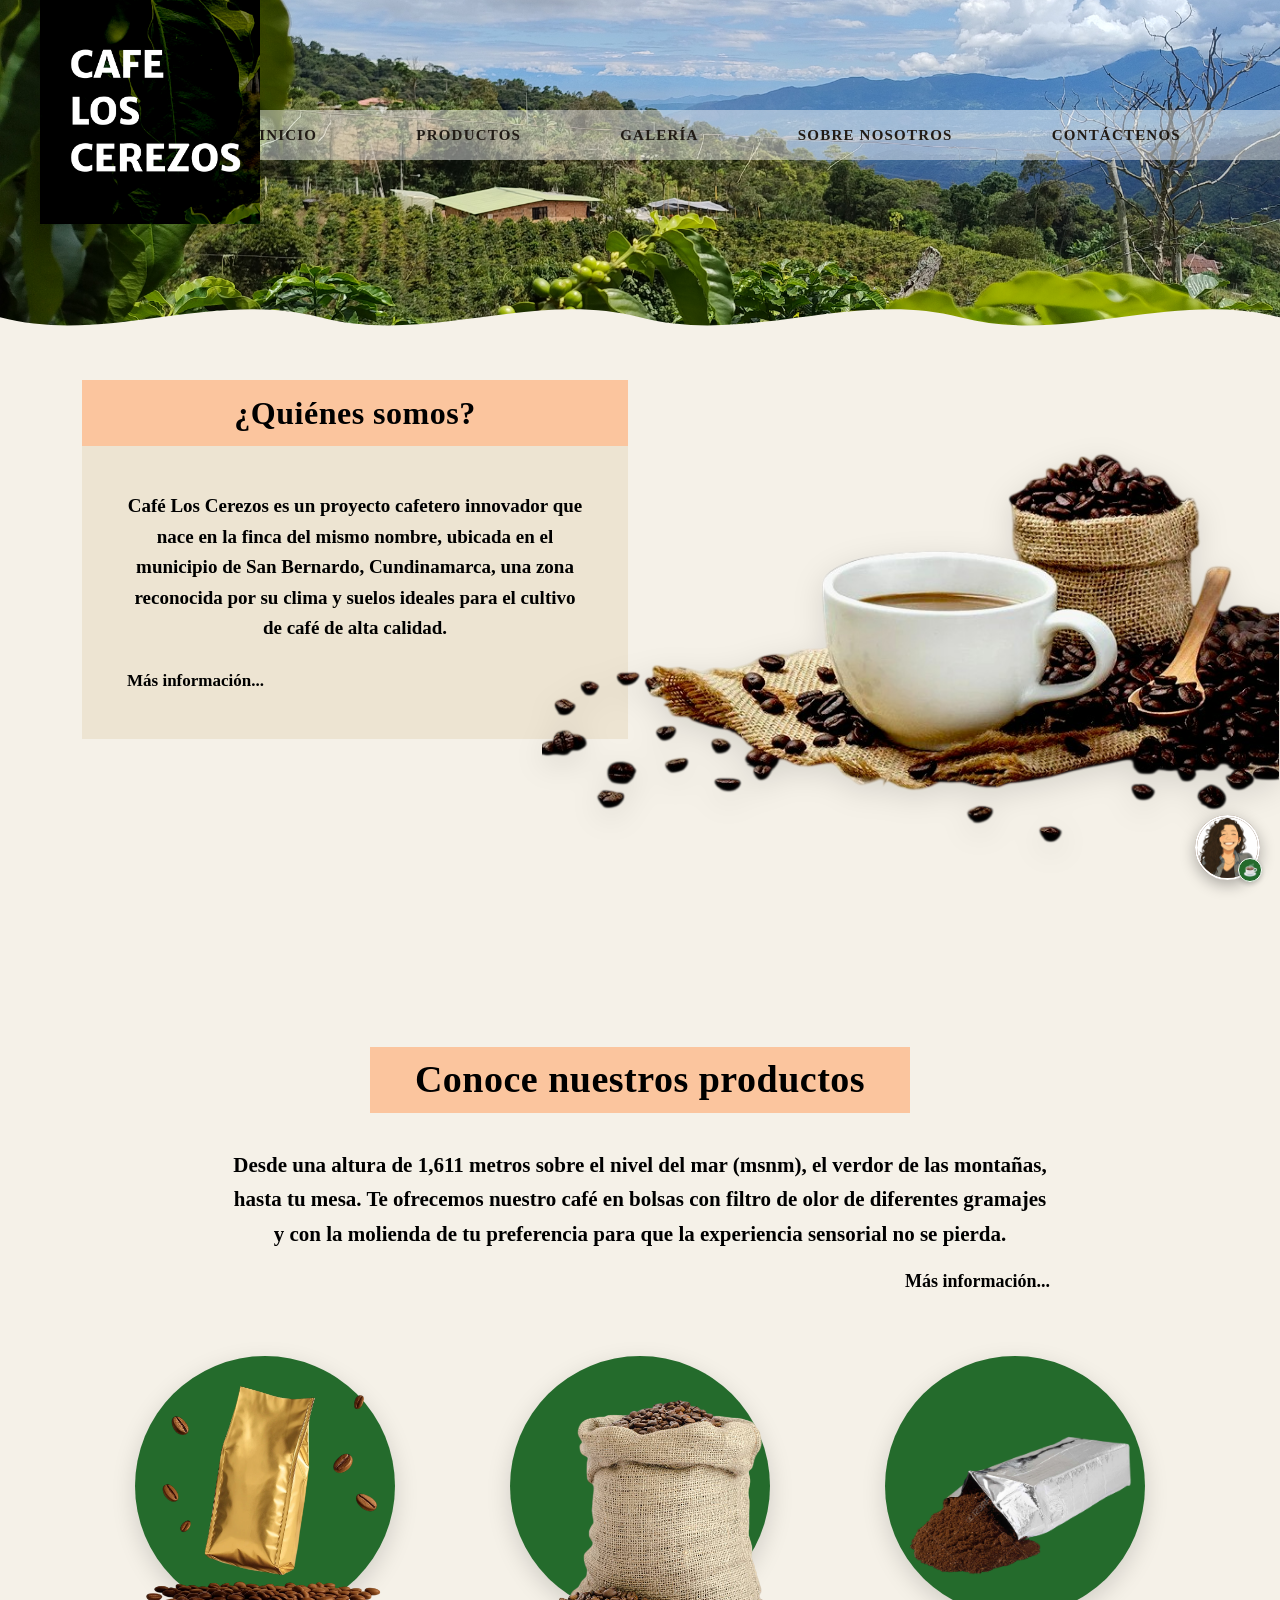
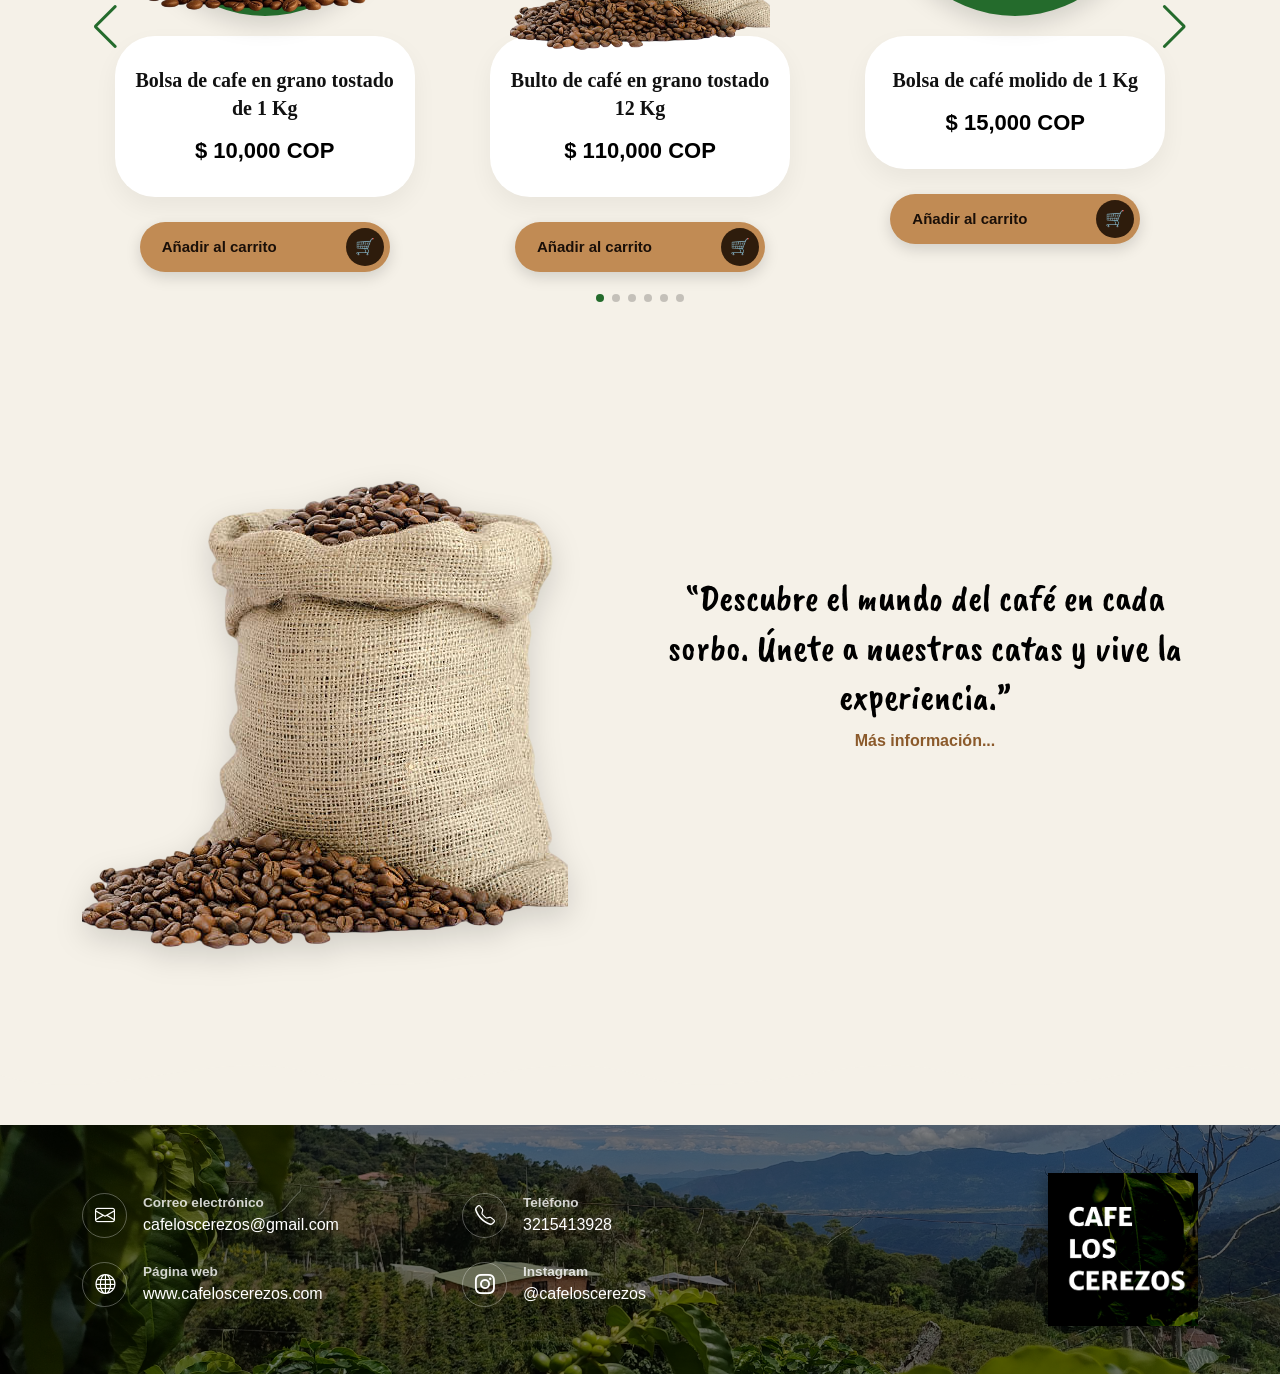
<file: templates/index.html>
<!DOCTYPE html>
<html lang="es">

<head>
    <meta charset="UTF-8">
    <meta name="viewport" content="width=device-width, initial-scale=1">
    
    <!-- TÍTULO OPTIMIZADO (SEO On-Page) -->
    <title>Café Los Cerezos | Café Especial de Origen y Tradición</title>

    <!-- META DESCRIPCIÓN (SEO On-Page) -->
    <meta name="description" content="Siente el aroma del mejor café cultivado con pasión en San Bernardo, Cundinamarca. Descubre Café Los Cerezos, café especial en grano y molido directo a tu taza.">

    <!-- PALABRAS CLAVE (SEO On-Page) -->
    <meta name="keywords" content="Café Los Cerezos, café especial de origen, café en grano, café molido colombiano, finca de café, San Bernardo Cundinamarca">

    <!-- FAVICON (Ruta /static/ corregida) -->
    <link rel="icon" href="/static/logo-cafe.png" type="image/png">

    <!-- METADATOS PARA REDES SOCIALES (Open Graph) -->
    <meta property="og:title" content="Café Los Cerezos | Café Especial de Origen">
    <meta property="og:description" content="Siente el aroma del mejor café cultivado con pasión. Explora nuestra experiencia multimedia.">
    <meta property="og:image" content="/static/logo-cafe.png">
    <meta property="og:url" content="https://alegarciagu-lab.github.io/CAFE-LOS-CEREZOS/">
    <meta property="og:type" content="website">

    <!-- TWITTER CARDS -->
    <meta name="twitter:card" content="summary_large_image">
    <meta name="twitter:title" content="Café Los Cerezos | Café Especial de Origen">
    <meta name="twitter:description" content="Siente el aroma del mejor café cultivado con pasión.">
    <meta name="twitter:image" content="/static/logo-cafe.png">

    <!-- TIPOGRAFÍA -->
    <link href="https://fonts.googleapis.com/css2?family=Caveat+Brush&display=swap" rel="stylesheet">

    <!-- ESTILOS BOOTSTRAP -->
    <link href="https://cdn.jsdelivr.net/npm/bootstrap@5.3.2/dist/css/bootstrap.min.css" rel="stylesheet">
    
    <!-- ESTILOS DE SWIPER -->
    <link rel="stylesheet" href="https://cdn.jsdelivr.net/npm/swiper@11/swiper-bundle.min.css" />
    
    <!-- CONEXIÓN A TU ARCHIVO DE ESTILOS DE INICIO (Ruta /static/ corregida en minúsculas) -->
    <link rel="stylesheet" href="/static/inicio.css">

    <!-- ICONOS DE BOOTSTRAP -->
    <link rel="stylesheet" href="https://cdn.jsdelivr.net/npm/bootstrap-icons@1.11.3/font/bootstrap-icons.min.css">

    <!-- DATOS ESTRUCTURADOS (SEO LOCAL) -->
    <script type="application/ld+json">
    {
      "@context": "https://schema.org",
      "@type": "LocalBusiness",
      "name": "Café Los Cerezos",
      "image": "/static/logo-cafe.png",
      "description": "Proyecto cafetero innovador en San Bernardo, Cundinamarca, enfocado en la producción de café especial de alta calidad.",
      "telephone": "+573215413928",
      "email": "cafeloscerezos@gmail.com",
      "address": {
        "@type": "PostalAddress",
        "addressLocality": "San Bernardo",
        "addressRegion": "Cundinamarca",
        "addressCountry": "CO"
      }
    }
    </script>
</head>

<body>

<!-- PORTADA -->
<header class="hero">
    <!-- SEO: Título principal H1 invisible para los usuarios pero visible para Google -->
    <h1 class="visually-hidden">Café Los Cerezos - Café Especial de Origen en San Bernardo, Cundinamarca</h1>

    <!-- LOGO (Ruta /static/ corregida) -->
    <div class="logo-vertical">
        <img src="/static/logo-cafe.png" alt="Logo de Café Los Cerezos">
    </div>

    <!-- MENÚ-->
    <nav class="menu">
        <ul>
            <li><a href="index.html">Inicio</a></li>
            <li><a href="productos.html#productos">Productos</a></li> 
            <li><a href="galeria.html">Galería</a></li>
            <li><a href="sobrenosotros.html#quienes">Sobre nosotros</a></li>
            <li><a href="contactenos.html#contacto">Contáctenos</a></li>
        </ul>
    </nav>

    <!-- ONDA -->
    <div class="onda-svg">
        <svg viewBox="0 0 1440 150" preserveAspectRatio="none">
            <path d="M0,80 
            C120,140 240,20 360,80 
            C480,140 600,20 720,80 
            C840,140 960,20 1080,80 
            C1200,140 1320,20 1440,80 
            L1440,150 L0,150 Z">
            </path>
        </svg>
    </div>
</header>

<!-- CONTENIDO -->
<div class="contenido">

    <!-- QUIÉNES SOMOS -->
    <section id="quienes" class="quienes">
        <div class="container">
             <div class="row align-items-center"> 
                <!-- Columna de Texto -->
                <div class="col-md-6">
                    <h2 class="titulo-quienes">¿Quiénes somos?</h2>
                    <div class="card-texto-quienes">
                        <p class="parrafo-quienes">
                            Café Los Cerezos es un proyecto cafetero innovador que nace en la finca del mismo nombre, ubicada en el municipio de San Bernardo, Cundinamarca, una zona reconocida por su clima y suelos ideales para el cultivo de café de alta calidad.
                        </p>
                        <a href="sobrenosotros.html" class="link-quienes-mas">Más información...</a>
                    </div>
                </div>

                <!-- Columna de Imagen (Ruta /static/ y nombre de imagen corregido) -->
                <div class="col-md-6 text-center">
                    <img src="/static/cafe-y-taza.png" class="img-cafe-quienes" alt="Saco de granos de café y taza recién servida de Café Los Cerezos">
                </div>
            </div>
        </div>
    </section>

    <!-- PRODUCTOS -->
    <section id="productos" class="container">
        <div class="contenedor-titulo-productos">
            <h2 class="section-titulo">Conoce nuestros productos</h2>
        </div>

        <p class="text-intro-productos">
            Desde una altura de 1,611 metros sobre el nivel del mar (msnm), el verdor de las montañas, hasta tu mesa. 
            Te ofrecemos nuestro café en bolsas con filtro de olor de diferentes gramajes y con la molienda de tu preferencia 
            para que la experiencia sensorial no se pierda.
            <a href="productos.html" class="link-mas-info">Más información...</a>
        </p>

        <!-- SLIDER DE PRODUCTOS (Rutas /static/, nombres de imagen y alt optimizados) -->
        <div class="swiper swiper-productos">
            <div class="swiper-wrapper">

                <!-- PRODUCTO 1: Bolsa de café -->
                <div class="swiper-slide">
                    <div class="contenedor-producto-mockup">
                        <div class="producto-visual">
                            <div class="circulo-verde-productos">
                                <img src="/static/bolsa-de-cafe.png" class="img-producto-dorado" alt="Bolsa de Café Los Cerezos de 1 Kg en grano tostado">
                            </div>
                        </div>
                        <div class="producto-info-container">
                            <div class="tarjeta-blanca-info">
                                <h4 class="producto-titulo-mockup">Bolsa de cafe en grano tostado de 1 Kg</h4>
                                <p class="producto-precio-mockup">$ 10,000 COP</p>
                            </div>
                            <button class="btn-carrito-mockup">
                                <span class="texto-btn">Añadir al carrito</span>
                                <span class="icono-carrito-badge">🛒</span>
                            </button>
                        </div>
                    </div>
                </div>

                <!-- PRODUCTO 2: Bulto de café -->
                <div class="swiper-slide">
                    <div class="contenedor-producto-mockup">
                        <div class="producto-visual">
                            <div class="circulo-verde-productos">
                                <img src="/static/bulto-de-cafe.png" class="img-producto-dorado" alt="Bulto o saco de Café Los Cerezos en grano tostado de 12 Kg">
                            </div>
                        </div>
                        <div class="producto-info-container">
                            <div class="tarjeta-blanca-info">
                                <h4 class="producto-titulo-mockup">Bulto de café en grano tostado 12 Kg</h4>
                                <p class="producto-precio-mockup">$ 110,000 COP</p>
                            </div>
                            <button class="btn-carrito-mockup">
                                <span class="texto-btn">Añadir al carrito</span>
                                <span class="icono-carrito-badge">🛒</span>
                            </button>
                        </div>
                    </div>
                </div>

                <!-- PRODUCTO 3: Bolsa de café molido -->
                <div class="swiper-slide">
                    <div class="contenedor-producto-mockup">
                        <div class="producto-visual">
                            <div class="circulo-verde-productos">
                                <img src="/static/cafe-molido.png" class="img-producto-dorado" alt="Bolsa de café molido de 1 Kg marca Café Los Cerezos">
                            </div>
                        </div>
                        <div class="producto-info-container">
                            <div class="tarjeta-blanca-info">
                                <h4 class="producto-titulo-mockup">Bolsa de café molido de 1 Kg</h4>
                                <p class="producto-precio-mockup">$ 15,000 COP</p>
                            </div>
                            <button class="btn-carrito-mockup">
                                <span class="texto-btn">Añadir al carrito</span>
                                <span class="icono-carrito-badge">🛒</span>
                            </button>
                        </div>
                    </div>
                </div>

                <!-- PRODUCTO 4: Taza de café -->
                <div class="swiper-slide">
                    <div class="contenedor-producto-mockup">
                        <div class="producto-visual">
                            <div class="circulo-verde-productos">
                                <img src="/static/taza-de-cafe.png" class="img-producto-dorado" alt="Taza de cerámica blanca con café negro de origen">
                            </div>
                        </div>
                        <div class="producto-info-container">
                            <div class="tarjeta-blanca-info">
                                <h4 class="producto-titulo-mockup">Taza de cafe</h4>
                                <p class="producto-precio-mockup">$ 30,000 COP</p>
                            </div>
                            <button class="btn-carrito-mockup">
                                <span class="texto-btn">Añadir al carrito</span>
                                <span class="icono-carrito-badge">🛒</span>
                            </button>
                        </div>
                    </div>
                </div>

                <!-- PRODUCTO 5: Vaso para bebidas calientes o frías -->
                <div class="swiper-slide">
                    <div class="contenedor-producto-mockup">
                        <div class="producto-visual">
                            <div class="circulo-verde-productos">
                                <img src="/static/vaso-para-bebidas-calientes-o-frias.png" class="img-producto-dorado" alt="Vaso térmico portátil para bebidas de Café Los Cerezos">
                            </div>
                        </div>
                        <div class="producto-info-container">
                            <div class="tarjeta-blanca-info">
                                <h4 class="producto-titulo-mockup">Vaso para bebidas calientes o frias</h4>
                                <p class="producto-precio-mockup">$ 45,000 COP</p>
                            </div>
                            <button class="btn-carrito-mockup">
                                <span class="texto-btn">Añadir al carrito</span>
                                <span class="icono-carrito-badge">🛒</span>
                            </button>
                        </div>
                    </div>
                </div>

                <!-- PRODUCTO 6: Gorras personalizadas -->
                <div class="swiper-slide">
                    <div class="contenedor-producto-mockup">
                        <div class="producto-visual">
                            <div class="circulo-verde-productos">
                                <img src="/static/gorras-personalizadas.png" class="img-producto-dorado" alt="Gorra promocional color verde con el logo bordado de Café Los Cerezos">
                            </div>
                        </div>
                        <div class="producto-info-container">
                            <div class="tarjeta-blanca-info">
                                <h4 class="producto-titulo-mockup">Gorras personalizadas</h4>
                                <p class="producto-precio-mockup">$ 50,000 COP</p>
                            </div>
                            <button class="btn-carrito-mockup">
                                <span class="texto-btn">Añadir al carrito</span>
                                <span class="icono-carrito-badge">🛒</span>
                            </button>
                        </div>
                    </div>
                </div>

            </div> <!-- Cierre slider -->

            <!-- ELEMENTOS DE NAVEGACIÓN Y PAGINACIÓN DE SWIPER -->
            <div class="swiper-pagination"></div>
            <div class="swiper-button-next"></div>
            <div class="swiper-button-prev"></div>
        </div>
    </section>
</div>

<!-- FRASE -->
<section class="frase-cafe my-5">
    <div class="container">
        <div class="row align-items-center">
            <!-- IMAGEN (Ruta /static/ y nombre de imagen corregido) -->
            <div class="col-md-6">
                <img src="/static/bulto-de-cafe.png" class="img-fluid img-frase" alt="Bulto artesanal de café en grano listo para molienda">
            </div>
            <!-- TEXTO -->
            <div class="col-md-6 text-center">
                <h3 class="texto-frase">
                    “Descubre el mundo del café en cada sorbo.
                    Únete a nuestras catas y vive la experiencia.”
                </h3>
                <p class="mas-info">Más información...</p>
            </div>
        </div>
    </div>
</section>

<!-- ONDA FOOTER -->
<div class="onda-footer">
    <svg viewBox="0 0 1440 120" preserveAspectRatio="none">
        <path d="M0,60 
        C120,100 240,20 360,60 
        C480,100 600,20 720,60 
        C840,100 960,20 1080,60 
        C1200,100 1320,20 1440,60 
        L1440,120 L0,120 Z">
        </path>
    </svg>
</div>

<!-- FOOTER CON MARCA Y CONTACTO (Rutas /static/ corregidas) -->
<footer id="contacto" class="footer-cafe text-white py-5">
    <div class="container">
        <div class="row align-items-center">
            <!-- Columna Izquierda: Datos de contacto -->
            <div class="col-md-8 text-start">
                <div class="row g-4">
                    <!-- Correo -->
                    <div class="col-sm-6 d-flex align-items-center">
                        <div class="border rounded-circle d-flex align-items-center justify-content-center me-3" style="width: 45px; height: 45px; border-color: rgba(255,255,255,0.3) !important;">
                            <i class="bi bi-envelope fs-5"></i>
                        </div>
                        <div>
                            <p class="mb-0 fw-bold" style="font-size: 0.85rem; opacity: 0.8;">Correo electrónico</p>
                            <p class="mb-0">cafeloscerezos@gmail.com</p>
                        </div>
                    </div>
                    <!-- Teléfono -->
                    <div class="col-sm-6 d-flex align-items-center">
                        <div class="border rounded-circle d-flex align-items-center justify-content-center me-3" style="width: 45px; height: 45px; border-color: rgba(255,255,255,0.3) !important;">
                            <i class="bi bi-telephone fs-5"></i>
                        </div>
                        <div>
                            <p class="mb-0 fw-bold" style="font-size: 0.85rem; opacity: 0.8;">Teléfono</p>
                            <p class="mb-0">3215413928</p>
                        </div>
                    </div>
                    <!-- Web -->
                    <div class="col-sm-6 d-flex align-items-center">
                        <div class="border rounded-circle d-flex align-items-center justify-content-center me-3" style="width: 45px; height: 45px; border-color: rgba(255,255,255,0.3) !important;">
                            <i class="bi bi-globe fs-5"></i>
                        </div>
                        <div>
                            <p class="mb-0 fw-bold" style="font-size: 0.85rem; opacity: 0.8;">Página web</p>
                            <p class="mb-0">www.cafeloscerezos.com</p>
                        </div>
                    </div>
                    <!-- Instagram -->
                    <div class="col-sm-6 d-flex align-items-center">
                        <div class="border rounded-circle d-flex align-items-center justify-content-center me-3" style="width: 45px; height: 45px; border-color: rgba(255,255,255,0.3) !important;">
                            <i class="bi bi-instagram fs-5"></i>
                        </div>
                        <div>
                            <p class="mb-0 fw-bold" style="font-size: 0.85rem; opacity: 0.8;">Instagram</p>
                            <p class="mb-0">@cafeloscerezos</p>
                        </div>
                    </div>
                </div>
            </div>

            <!-- Columna Derecha: Bloque del Logo (Ruta /static/ corregida) -->
            <div class="col-md-4 text-md-end text-center mt-4 mt-md-0">
                <div class="marca-footer d-inline-block">
                    <img src="/static/logo-cafe.png" alt="Logo Café Los Cerezos" style="width: 150px; box-shadow: -5px 5px 15px rgba(0, 0, 0, 0.3);">
                </div>
            </div>
        </div>
    </div>
</footer>

<!-- BOOTSTRAP -->
<script src="https://cdn.jsdelivr.net/npm/bootstrap@5.3.2/dist/js/bootstrap.bundle.min.js"></script>

<!-- NUEVO: SCRIPT DE SWIPER FUNCIONAMIENTO Y CARRUSEL -->
<script src="https://cdn.jsdelivr.net/npm/swiper@11/swiper-bundle.min.js"></script>

<!-- SCRIPT CHATBOT-->
<script>
// 1. INICIALIZAR SWIPER PARA LOS PRODUCTOS
const swiperProductos = new Swiper('.swiper-productos', {
    slidesPerView: 1,      /* 1 producto en pantallas móviles */
    spaceBetween: 20,     /* Espacio entre productos */
    loop: true,            /* Infinito */
    grabCursor: true,      /* Cursor mano */
    autoplay: {
        delay: 3000,                  /* Se desliza cada 3 segundos*/
        disableOnInteraction: false,   /* No se detiene aunque el usuario lo mueva manualmente */
    },
    navigation: {
        nextEl: '.swiper-button-next',
        prevEl: '.swiper-button-prev',
    },
    pagination: {
        el: '.swiper-pagination',
        clickable: true,
    },
    breakpoints: {
        768: {
            slidesPerView: 2, /* 2 productos en tablets */
            spaceBetween: 30
        },
        992: {
            slidesPerView: 3, /* 3 productos en computadoras */
            spaceBetween: 30
        }
    }
});

// 2. FUNCIONES DEL CHATBOT
function enviarMensaje() {
    let input = document.getElementById("mensaje");
    let mensaje = input.value.trim();
    let chat = document.getElementById("chat");

    if (mensaje === "") return;

    chat.innerHTML += `<div class="mensaje-user">${mensaje}</div>`;

    fetch("/chat", {
        method: "POST",
        headers: {
            "Content-Type": "application/json"
        },
        body: JSON.stringify({
            mensaje: mensaje
        })
    })
    .then(res => res.json())
    .then(data => {
        let respuesta = data.respuesta;
        let respuestaConLinks = respuesta.replace(
            /(https?:\/\/[^\s]+)/g,
            '<br><a href="$1" target="_blank" class="btn-link-chat">Abrir enlace ☕</a>'
        );

        chat.innerHTML += `<div class="mensaje-bot">${respuestaConLinks}</div>`;
        chat.scrollTop = chat.scrollHeight;
    })
    .catch(error => {
        console.error("Error:", error);
        chat.innerHTML += `<div class="mensaje-bot">Alejandra está fuera de servicio un momento ☕</div>`;
    });

    input.value = "";
}

document.getElementById("mensaje").addEventListener("keypress", function(e) {
    if (e.key === "Enter") {
        enviarMensaje();
    }
});

window.onload = function() {
    let chat = document.getElementById("chat");
    chat.innerHTML += `
        <div class="mensaje-bot">
            ¡Hola! ☕ Soy Alejandra, tu barista virtual.
            ¿Te gustaría conocer nuestra historia o ver nuestros productos?
        </div>
    `;
};

function toggleChat() {
    let chatBox = document.getElementById("miChatBox");
    let chatToggle = document.querySelector(".chat-toggle");
    
    if (chatBox.style.display === "none" || chatBox.style.display === "") {
        chatBox.style.display = "flex";
        chatToggle.style.display = "none";
    } else {
        chatBox.style.display = "none";
        chatToggle.style.display = "flex";
    }
}
</script>

<!-- BOTÓN FLOTANTE PARA ABRIR EL CHAT (Ruta /static/ corregida) -->
<div class="chat-toggle" onclick="toggleChat()">
    <img src="/static/alejandra-avatar.jpeg" alt="Avatar de Alejandra, asistente y barista virtual de Café Los Cerezos" class="avatar-toggle">
    <span class="chat-badge-icon">☕</span>
</div>

<!-- CHATBOT (Ruta /static/ corregida) -->
<div class="chat-box" id="miChatBox" style="display: none;">
    <div class="chat-header">
        <div class="avatar-container">
            <img src="/static/alejandra-avatar.jpeg" alt="Alejandra Barista Virtual" class="avatar-img">
        </div>
        <div class="chat-header-info">
            <span class="chat-name">Alejandra</span>
            <span class="chat-status">Barista Virtual</span>
        </div>
        <button class="btn-cerrar-chat" onclick="toggleChat()">&times;</button>
    </div>

    <div id="chat"></div>
    <input type="text" id="mensaje" placeholder="Escribe tu mensaje...">
    <button id="btn-enviar" onclick="enviarMensaje()">Enviar</button>
</div>

</body>
</html>
</file>
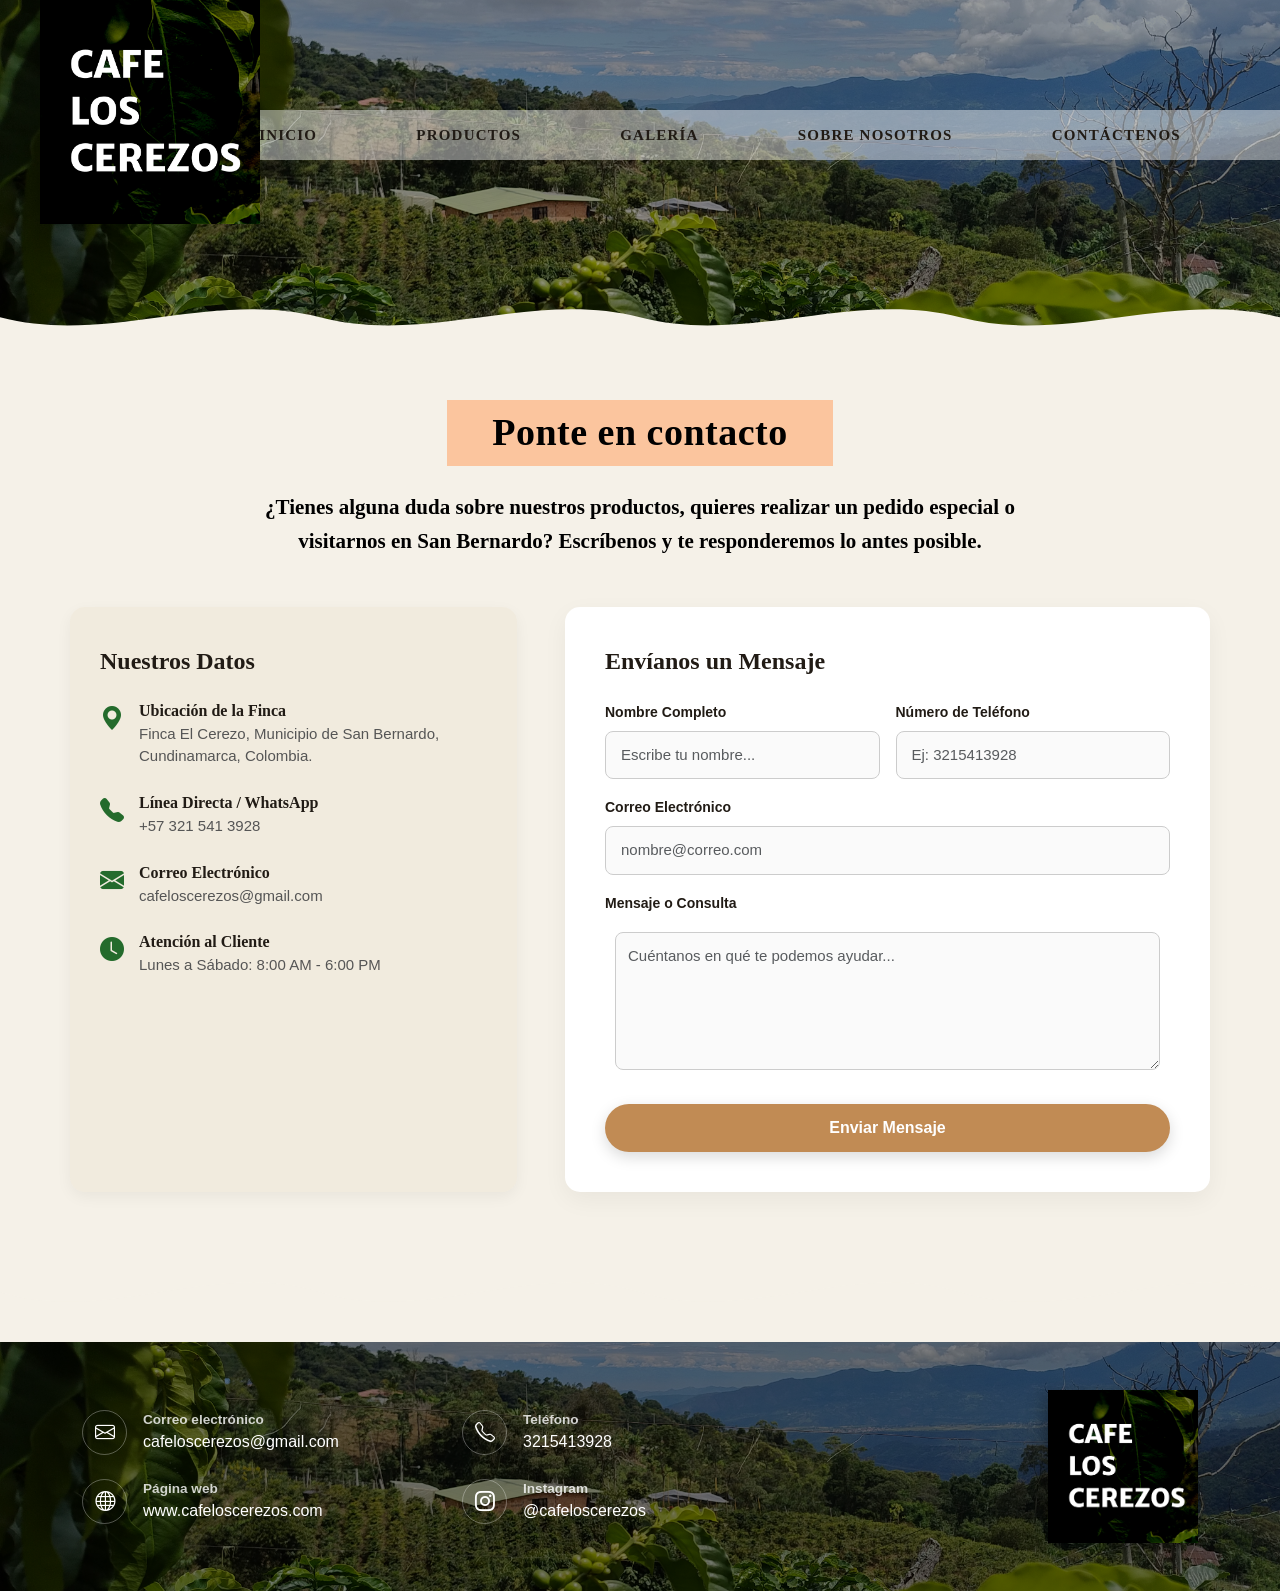
<file: templates/contactenos.html>
<!DOCTYPE html>
<html lang="es">

<head>
    <meta charset="UTF-8">
    <meta name="viewport" content="width=device-width, initial-scale=1">
    
    <!-- TÍTULO OPTIMIZADO (SEO On-Page) -->
    <title>Contáctenos | Café Los Cerezos - Café Especial de Origen</title>

    <!-- META DESCRIPCIÓN (SEO On-Page) -->
    <meta name="description" content="Ponte en contacto con Café Los Cerezos. Escríbenos para adquirir nuestro café especial de origen, resolver tus dudas o agendar visitas a nuestra finca en Cundinamarca.">

    <!-- PALABRAS CLAVE (SEO On-Page) -->
    <meta name="keywords" content="contacto Café Los Cerezos, comprar café de origen, teléfono finca de café, correo café especial, San Bernardo Cundinamarca">

    <!-- FAVICON (Ícono de la pestaña con la ruta /static/ de Flask) -->
    <link rel="icon" href="/static/logo-cafe.png" type="image/png">

    <!-- METADATOS PARA REDES SOCIALES (Open Graph) -->
    <meta property="og:title" content="Contáctenos | Café Los Cerezos">
    <meta property="og:description" content="¿Tienes alguna duda o quieres realizar un pedido? Escríbenos y nos pondremos en contacto contigo.">
    <meta property="og:image" content="/static/logo-cafe.png">
    <meta property="og:type" content="website">

    <!-- TIPOGRAFÍA -->
    <link href="https://fonts.googleapis.com/css2?family=Caveat+Brush&display=swap" rel="stylesheet">

    <!-- ESTILOS BOOTSTRAP -->
    <link href="https://cdn.jsdelivr.net/npm/bootstrap@5.3.2/dist/css/bootstrap.min.css" rel="stylesheet">
    
    <!-- ESTILOS DE SWIPER -->
    <link rel="stylesheet" href="https://cdn.jsdelivr.net/npm/swiper@11/swiper-bundle.min.css" />
    
    <!-- CONEXIÓN A LOS ESTILOS DE LA CABECERA / MENÚ -->
    <link rel="stylesheet" href="/static/inicio.css">

    <!-- CONEXIÓN A TU ARCHIVO DE ESTILOS DE CONTACTO (Ruta /static/ corregida) -->
    <link rel="stylesheet" href="/static/contactenos.css">

    <!-- ICONOS DE BOOTSTRAP -->
    <link rel="stylesheet" href="https://cdn.jsdelivr.net/npm/bootstrap-icons@1.11.3/font/bootstrap-icons.min.css">
</head>

<body>

<!-- PORTADA / HERO (HEAD) -->
<header class="hero">
    <!-- SEO: Título principal H1 invisible para los usuarios pero visible para Google -->
    <h1 class="visually-hidden">Contacto con Café Los Cerezos - Finca El Cerezo en San Bernardo, Cundinamarca</h1>

    <!-- Capa oscura para legibilidad del menú -->
    <div class="overlay"></div>

    <!-- LOGO VERTICAL (Ruta /static/ corregida) -->
    <div class="logo-vertical">
        <img src="/static/logo-cafe.png" alt="Logo Café Los Cerezos">
    </div>

    <!-- MENÚ-->
    <nav class="menu">
        <ul>
            <li><a href="index.html">Inicio</a></li>
            <!-- Te lleva a la sección de productos en el inicio -->
            <li><a href="productos.html#productos">Productos</a></li> 
            <!-- Te lleva a la página independiente de galería -->
            <li><a href="galeria.html">Galería</a></li>
            <!-- Te lleva a la sección de Quiénes Somos en el inicio -->
            <li><a href="sobrenosotros.html#quienes">Sobre nosotros</a></li>
            <!-- Te lleva al footer de contacto en el inicio -->
            <li><a href="contactenos.html#contacto">Contáctenos</a></li>
        </ul>
    </nav>

    <!-- ONDA DE TRANSICIÓN INFERIOR -->
    <div class="onda-svg">
        <svg viewBox="0 0 1440 150" preserveAspectRatio="none">
            <path fill="#f5f1e8" d="M0,80 
            C120,140 240,20 360,80 
            C480,140 600,20 720,80 
            C840,140 960,20 1080,80 
            C1200,140 1320,20 1440,80 
            L1440,150 L0,150 Z">
            </path>
        </svg>
    </div>
</header>

<!--  CONTENIDO DE CONTACTO-->
<div class="contenido">
    <section class="container seccion-contacto">
        
        <!-- TÍTULO DE LA SECCIÓN -->
        <div class="text-center mb-5">
            <h2 class="section-titulo">Ponte en contacto</h2>
            <p class="text-intro-productos mt-4">
                ¿Tienes alguna duda sobre nuestros productos, quieres realizar un pedido especial o visitarnos en San Bernardo? Escríbenos y te responderemos lo antes posible.
            </p>
        </div>

        <div class="row g-5 align-items-stretch">
            
            <!-- Columna Izquierda: Tarjeta de Información de Contacto -->
            <div class="col-12 col-lg-5">
                <div class="tarjeta-contacto-info">
                    <h3 class="titulo-contacto-bloque">Nuestros Datos</h3>
                    
                    <!-- Dirección -->
                    <div class="d-flex align-items-start item-contacto-detalle">
                        <span class="icono-contacto-detalle"><i class="bi bi-geo-alt-fill"></i></span>
                        <div class="texto-contacto-detalle">
                            <h5>Ubicación de la Finca</h5>
                            <p>Finca El Cerezo, Municipio de San Bernardo, Cundinamarca, Colombia.</p>
                        </div>
                    </div>

                    <!-- Teléfono -->
                    <div class="d-flex align-items-start item-contacto-detalle">
                        <span class="icono-contacto-detalle"><i class="bi bi-telephone-fill"></i></span>
                        <div class="texto-contacto-detalle">
                            <h5>Línea Directa / WhatsApp</h5>
                            <p>+57 321 541 3928</p>
                        </div>
                    </div>

                    <!-- Correo -->
                    <div class="d-flex align-items-start item-contacto-detalle">
                        <span class="icono-contacto-detalle"><i class="bi bi-envelope-fill"></i></span>
                        <div class="texto-contacto-detalle">
                            <h5>Correo Electrónico</h5>
                            <p>cafeloscerezos@gmail.com</p>
                        </div>
                    </div>

                    <!-- Horarios -->
                    <div class="d-flex align-items-start item-contacto-detalle">
                        <span class="icono-contacto-detalle"><i class="bi bi-clock-fill"></i></span>
                        <div class="texto-contacto-detalle">
                            <h5>Atención al Cliente</h5>
                            <p>Lunes a Sábado: 8:00 AM - 6:00 PM</p>
                        </div>
                    </div>
                </div>
            </div>

            <!-- Columna Derecha: Formulario de Contacto -->
            <div class="col-12 col-lg-7">
                <div class="form-contacto-box">
                    <h3 class="titulo-contacto-bloque mb-4">Envíanos un Mensaje</h3>
                    
                    <form action="#" method="POST">
                        <div class="row g-3">
                            <!-- Nombre -->
                            <div class="col-12 col-md-6">
                                <label for="nombre" class="form-label">Nombre Completo</label>
                                <input type="text" class="form-control" id="nombre" placeholder="Escribe tu nombre..." required>
                            </div>
                            <!-- Teléfono -->
                            <div class="col-12 col-md-6">
                                <label for="telefono" class="form-label">Número de Teléfono</label>
                                <input type="tel" class="form-control" id="telefono" placeholder="Ej: 3215413928">
                            </div>
                            <!-- Correo -->
                            <div class="col-12">
                                <label for="email" class="form-label">Correo Electrónico</label>
                                <input type="email" class="form-control" id="email" placeholder="nombre@correo.com" required>
                            </div>
                            <!-- Mensaje -->
                            <div class="col-12">
                                <label for="mensaje" class="form-label">Mensaje o Consulta</label>
                                <textarea class="form-control" id="mensaje" rows="5" placeholder="Cuéntanos en qué te podemos ayudar..." required></textarea>
                            </div>
                            <!-- Botón de Enviar -->
                            <div class="col-12 mt-4">
                                <button type="submit" class="btn-enviar-contacto">
                                    Enviar Mensaje
                                </button>
                            </div>
                        </div>
                    </form>
                </div>
            </div>

        </div> <!-- Fin de la fila -->
    </section>
</div>

<!-- ONDA TRANSICIÓN FOOTER -->
<div class="onda-footer">
    <svg viewBox="0 0 1440 120" preserveAspectRatio="none">
        <path d="M0,60 
        C120,100 240,20 360,60 
        C480,100 600,20 720,60 
        C840,100 960,20 1080,60 
        C1200,100 1320,20 1440,60 
        L1440,120 L0,120 Z">
        </path>
    </svg>
</div>

<!-- FOOTER CON MARCA Y CONTACTO  -->
<footer class="footer-cafe text-white py-5">
    <div class="container">
        <div class="row align-items-center">
            
            <!-- Columna Izquierda: Datos de contacto -->
            <div class="col-md-8 text-start">
                <div class="row g-4">
                    <!-- Correo -->
                    <div class="col-sm-6 d-flex align-items-center">
                        <div class="border rounded-circle d-flex align-items-center justify-content-center me-3" style="width: 45px; height: 45px; border-color: rgba(255,255,255,0.3) !important;">
                            <i class="bi bi-envelope fs-5"></i>
                        </div>
                        <div>
                            <p class="mb-0 fw-bold" style="font-size: 0.85rem; opacity: 0.8;">Correo electrónico</p>
                            <p class="mb-0">cafeloscerezos@gmail.com</p>
                        </div>
                    </div>
                    <!-- Teléfono -->
                    <div class="col-sm-6 d-flex align-items-center">
                        <div class="border rounded-circle d-flex align-items-center justify-content-center me-3" style="width: 45px; height: 45px; border-color: rgba(255,255,255,0.3) !important;">
                            <i class="bi bi-telephone fs-5"></i>
                        </div>
                        <div>
                            <p class="mb-0 fw-bold" style="font-size: 0.85rem; opacity: 0.8;">Teléfono</p>
                            <p class="mb-0">3215413928</p>
                        </div>
                    </div>
                    <!-- Web -->
                    <div class="col-sm-6 d-flex align-items-center">
                        <div class="border rounded-circle d-flex align-items-center justify-content-center me-3" style="width: 45px; height: 45px; border-color: rgba(255,255,255,0.3) !important;">
                            <i class="bi bi-globe fs-5"></i>
                        </div>
                        <div>
                            <p class="mb-0 fw-bold" style="font-size: 0.85rem; opacity: 0.8;">Página web</p>
                            <p class="mb-0">www.cafeloscerezos.com</p>
                        </div>
                    </div>
                    <!-- Instagram -->
                    <div class="col-sm-6 d-flex align-items-center">
                        <div class="border rounded-circle d-flex align-items-center justify-content-center me-3" style="width: 45px; height: 45px; border-color: rgba(255,255,255,0.3) !important;">
                            <i class="bi bi-instagram fs-5"></i>
                        </div>
                        <div>
                            <p class="mb-0 fw-bold" style="font-size: 0.85rem; opacity: 0.8;">Instagram</p>
                            <p class="mb-0">@cafeloscerezos</p>
                        </div>
                    </div>
                </div>
            </div>

            <!-- Columna Derecha: Bloque del Logo (Ruta /static/ corregida) -->
            <div class="col-md-4 text-md-end text-center mt-4 mt-md-0">
                <div class="marca-footer d-inline-block">
                    <img src="/static/logo-cafe.png" alt="Logo Café Los Cerezos" style="width: 150px; box-shadow: -5px 5px 15px rgba(0, 0, 0, 0.3);">
                </div>
            </div>

        </div>
    </div>
</footer>

<!-- SCRIPTS DE BOOTSTRAP -->
<script src="https://cdn.jsdelivr.net/npm/bootstrap@5.3.2/dist/js/bootstrap.bundle.min.js"></script>

</body>
</html>
</file>
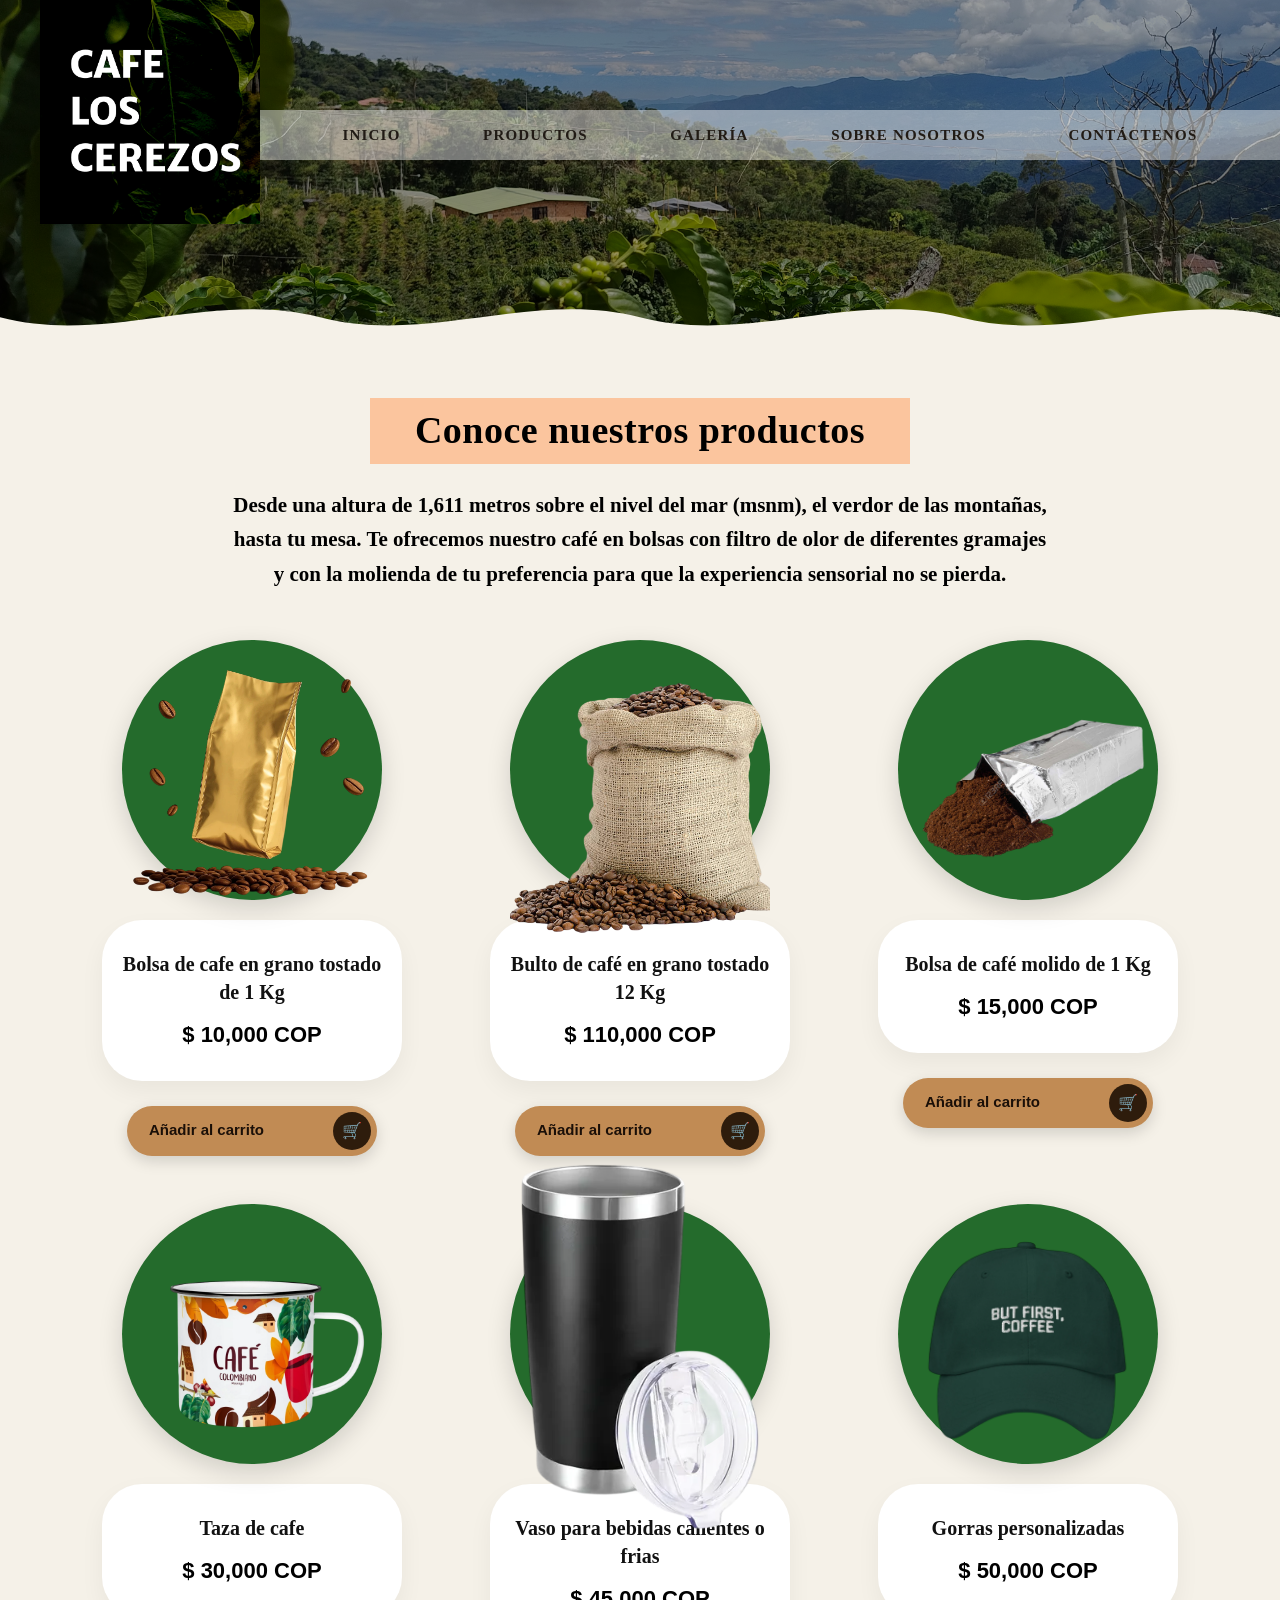
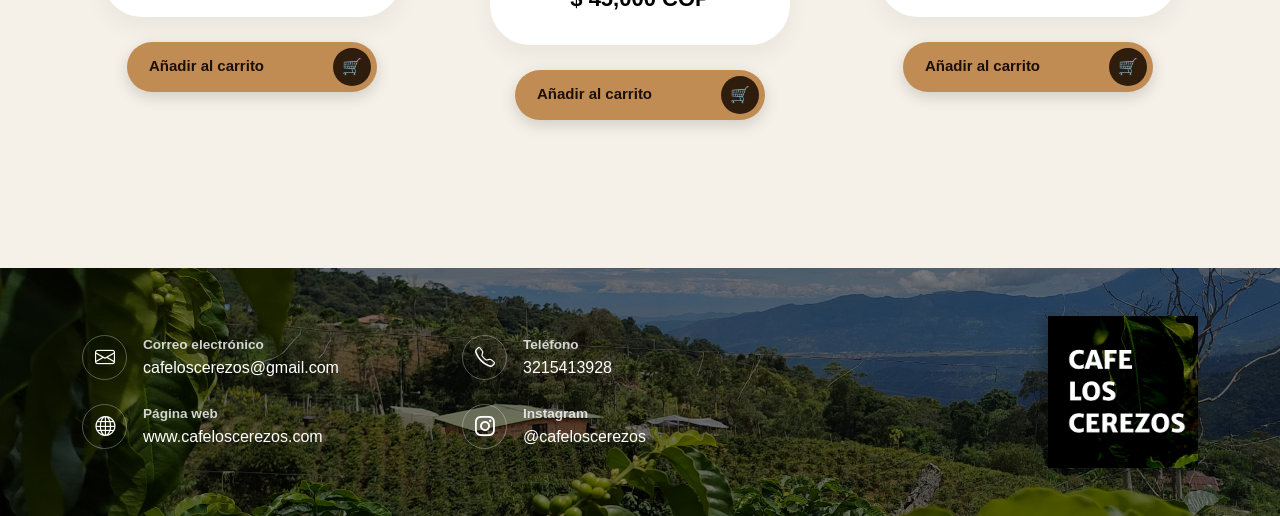
<file: templates/productos.html>
<!DOCTYPE html>
<html lang="es">

<head>
    <meta charset="UTF-8">
    <meta name="viewport" content="width=device-width, initial-scale=1">
    
    <!-- TÍTULO OPTIMIZADO (SEO On-Page) -->
    <title>Nuestros Productos | Café Los Cerezos - Catálogo de Café Especial</title>

    <!-- META DESCRIPCIÓN (SEO On-Page) -->
    <meta name="description" content="Explora el catálogo de Café Los Cerezos. Adquiere nuestro café de origen especial en grano tostado o molido en diferentes presentaciones y moliendas.">

    <!-- PALABRAS CLAVE (SEO On-Page) -->
    <meta name="keywords" content="comprar café en grano, café molido especial, Café Los Cerezos, café de origen Colombia, bolsa de café tostado, moliendas de café">

    <!-- FAVICON (Con ruta /static/ para Flask) -->
    <link rel="icon" href="/static/logo-cafe.png" type="image/png">

    <!-- METADATOS PARA REDES SOCIALES (Open Graph) -->
    <meta property="og:title" content="Catálogo de Productos | Café Los Cerezos">
    <meta property="og:description" content="Llevamos el aroma y el sabor del café de origen de nuestras montañas directamente a tu mesa.">
    <meta property="og:image" content="/static/logo-cafe.png">
    <meta property="og:type" content="website">

    <!-- TIPOGRAFÍA -->
    <link href="https://fonts.googleapis.com/css2?family=Caveat+Brush&display=swap" rel="stylesheet">

    <!-- ESTILOS BOOTSTRAP -->
    <link href="https://cdn.jsdelivr.net/npm/bootstrap@5.3.2/dist/css/bootstrap.min.css" rel="stylesheet">
    
    <!-- ESTILOS DE SWIPER -->
    <link rel="stylesheet" href="https://cdn.jsdelivr.net/npm/swiper@11/swiper-bundle.min.css" />
    
    <!-- CONEXIÓN A TU ARCHIVO DE ESTILOS DE PRODUCTOS (Ruta /static/ corregida) -->
    <link rel="stylesheet" href="/static/productos.css">

    <!-- ICONOS DE BOOTSTRAP (Para el footer) -->
    <link rel="stylesheet" href="https://cdn.jsdelivr.net/npm/bootstrap-icons@1.11.3/font/bootstrap-icons.min.css">
</head>

<body>

<!-- PORTADA / HERO (HEAD) -->
<header class="hero">
    <!-- SEO: Título principal H1 invisible para los usuarios pero legible para motores de búsqueda -->
    <h1 class="visually-hidden">Catálogo de Productos de Café Los Cerezos - San Bernardo Cundinamarca</h1>

    <!-- Capa oscura para legibilidad del menú -->
    <div class="overlay"></div>

    <!-- LOGO VERTICAL (Ruta /static/ corregida) -->
    <div class="logo-vertical">
        <img src="/static/logo-cafe.png" alt="Logo Café Los Cerezos">
    </div>

    <!-- MENÚ-->
    <nav class="menu">
        <ul>
            <li><a href="index.html">Inicio</a></li>
            <!-- Te lleva a la sección de productos en el inicio -->
            <li><a href="productos.html#productos">Productos</a></li> 
            <!-- Te lleva a la página independiente de galería -->
            <li><a href="galeria.html">Galería</a></li>
            <!-- Te lleva a la sección de Quiénes Somos en el inicio -->
            <li><a href="sobrenosotros.html#quienes">Sobre nosotros</a></li>
            <!-- Te lleva al footer de contacto en el inicio -->
            <li><a href="contactenos.html#contacto">Contáctenos</a></li>
        </ul>
    </nav>

    <!-- ONDA DE TRANSICIÓN INFERIOR -->
    <div class="onda-svg">
        <svg viewBox="0 0 1440 150" preserveAspectRatio="none">
            <path fill="#f5f1e8" d="M0,80 
            C120,140 240,20 360,80 
            C480,140 600,20 720,80 
            C840,140 960,20 1080,80 
            C1200,140 1320,20 1440,80 
            L1440,150 L0,150 Z">
            </path>
        </svg>
    </div>
</header>

<!--CONTENIDO DE LA PÁGINA DE PRODUCTOS-->
<div class="contenido">
    <section class="container my-5">
        
        <!-- CONTENEDOR PARA CENTRAR EL TÍTULO CON LA FRANJA -->
        <div class="contenedor-titulo-productos text-center mb-4">
            <h2 class="section-titulo">
                Conoce nuestros productos
            </h2>
        </div>

        <!-- TEXTO DESCRIPCIÓN CON ESTILO DE MOCKUP -->
        <p class="text-intro-productos text-center mb-5">
            Desde una altura de 1,611 metros sobre el nivel del mar (msnm), el verdor de las montañas, hasta tu mesa. 
            Te ofrecemos nuestro café en bolsas con filtro de olor de diferentes gramajes y con la molienda de tu preferencia 
            para que la experiencia sensorial no se pierda.
        </p>

        <!-- CUADRÍCULA DE 3 COLUMNAS (Rutas /static/, nombres de imágenes y 'alt' optimizados para SEO) -->
        <div class="row g-5 justify-content-center">

            <!-- PRODUCTO 1: Bolsa de café de 1 Kg -->
            <div class="col-12 col-md-6 col-lg-4">
                <div class="contenedor-producto-mockup">
                    <div class="producto-visual">
                        <div class="circulo-verde-productos">
                            <img src="/static/bolsa-de-cafe.png" class="img-producto-dorado" alt="Bolsa de Café Los Cerezos de 1 Kg en grano tostado">
                        </div>
                    </div>
                    <div class="producto-info-container">
                        <div class="tarjeta-blanca-info">
                            <h4 class="producto-titulo-mockup">Bolsa de cafe en grano tostado de 1 Kg</h4>
                            <p class="producto-precio-mockup">$ 10,000 COP</p>
                        </div>
                        <button class="btn-carrito-mockup">
                            <span class="texto-btn">Añadir al carrito</span>
                            <span class="icono-carrito-badge">🛒</span>
                        </button>
                    </div>
                </div>
            </div>

            <!-- PRODUCTO 2: Saco de café -->
            <div class="col-12 col-md-6 col-lg-4">
                <div class="contenedor-producto-mockup">
                    <div class="producto-visual">
                        <div class="circulo-verde-productos">
                            <img src="/static/bulto-de-cafe.png" class="img-producto-dorado" alt="Bulto o saco de Café Los Cerezos en grano tostado de 12 Kg">
                        </div>
                    </div>
                    <div class="producto-info-container">
                        <div class="tarjeta-blanca-info">
                            <h4 class="producto-titulo-mockup">Bulto de café en grano tostado 12 Kg</h4>
                            <p class="producto-precio-mockup">$ 110,000 COP</p>
                        </div>
                        <button class="btn-carrito-mockup">
                            <span class="texto-btn">Añadir al carrito</span>
                            <span class="icono-carrito-badge">🛒</span>
                        </button>
                    </div>
                </div>
            </div>

            <!-- PRODUCTO 3: Bolsa de café molido -->
            <div class="col-12 col-md-6 col-lg-4">
                <div class="contenedor-producto-mockup">
                    <div class="producto-visual">
                        <div class="circulo-verde-productos">
                            <img src="/static/cafe-molido.png" class="img-producto-dorado" alt="Bolsa de café molido de 1 Kg marca Café Los Cerezos">
                        </div>
                    </div>
                    <div class="producto-info-container">
                        <div class="tarjeta-blanca-info">
                            <h4 class="producto-titulo-mockup">Bolsa de café molido de 1 Kg</h4>
                            <p class="producto-precio-mockup">$ 15,000 COP</p>
                        </div>
                        <button class="btn-carrito-mockup">
                            <span class="texto-btn">Añadir al carrito</span>
                            <span class="icono-carrito-badge">🛒</span>
                        </button>
                    </div>
                </div>
            </div>

            <!-- PRODUCTO 4: Taza de café -->
            <div class="col-12 col-md-6 col-lg-4">
                <div class="contenedor-producto-mockup">
                    <div class="producto-visual">
                        <div class="circulo-verde-productos">
                            <img src="/static/taza-de-cafe.png" class="img-producto-dorado" alt="Taza de cerámica blanca con café negro de origen">
                        </div>
                    </div>
                    <div class="producto-info-container">
                        <div class="tarjeta-blanca-info">
                            <h4 class="producto-titulo-mockup">Taza de cafe</h4>
                            <p class="producto-precio-mockup">$ 30,000 COP</p>
                        </div>
                        <button class="btn-carrito-mockup">
                            <span class="texto-btn">Añadir al carrito</span>
                            <span class="icono-carrito-badge">🛒</span>
                        </button>
                    </div>
                </div>
            </div>

            <!-- PRODUCTO 5: Vaso para bebidas calientes o frías -->
            <div class="col-12 col-md-6 col-lg-4">
                <div class="contenedor-producto-mockup">
                    <div class="producto-visual">
                        <div class="circulo-verde-productos">
                            <img src="/static/vaso-para-bebidas-calientes-o-frias.png" class="img-producto-dorado" alt="Vaso térmico portátil para bebidas de Café Los Cerezos">
                        </div>
                    </div>
                    <div class="producto-info-container">
                        <div class="tarjeta-blanca-info">
                            <h4 class="producto-titulo-mockup">Vaso para bebidas calientes o frias</h4>
                            <p class="producto-precio-mockup">$ 45,000 COP</p>
                        </div>
                        <button class="btn-carrito-mockup">
                            <span class="texto-btn">Añadir al carrito</span>
                            <span class="icono-carrito-badge">🛒</span>
                        </button>
                    </div>
                </div>
            </div>

            <!-- PRODUCTO 6: Gorras personalizadas -->
            <div class="col-12 col-md-6 col-lg-4">
                <div class="contenedor-producto-mockup">
                    <div class="producto-visual">
                        <div class="circulo-verde-productos">
                            <img src="/static/gorras-personalizadas.png" class="img-producto-dorado" alt="Gorra promocional color verde con el logo bordado de Café Los Cerezos">
                        </div>
                    </div>
                    <div class="producto-info-container">
                        <div class="tarjeta-blanca-info">
                            <h4 class="producto-titulo-mockup">Gorras personalizadas</h4>
                            <p class="producto-precio-mockup">$ 50,000 COP</p>
                        </div>
                        <button class="btn-carrito-mockup">
                            <span class="texto-btn">Añadir al carrito</span>
                            <span class="icono-carrito-badge">🛒</span>
                        </button>
                    </div>
                </div>
            </div>

        </div> <!-- Fin de la fila (row) -->
    </section>
</div>

<!-- ONDA TRANSICIÓN FOOTER -->
<div class="onda-footer">
    <svg viewBox="0 0 1440 120" preserveAspectRatio="none">
        <path d="M0,60 
        C120,100 240,20 360,60 
        C480,100 600,20 720,60 
        C840,100 960,20 1080,60 
        C1200,100 1320,20 1440,60 
        L1440,120 L0,120 Z">
        </path>
    </svg>
</div>

<!-- FOOTER CON MARCA Y CONTACTO (Rutas /static/ corregidas) -->
<footer class="footer-cafe text-white py-5">
    <div class="container">
        <div class="row align-items-center">
            
            <!-- Columna Izquierda: Datos de contacto -->
            <div class="col-md-8 text-start">
                <div class="row g-4">
                    <!-- Correo -->
                    <div class="col-sm-6 d-flex align-items-center">
                        <div class="border rounded-circle d-flex align-items-center justify-content-center me-3" style="width: 45px; height: 45px; border-color: rgba(255,255,255,0.3) !important;">
                            <i class="bi bi-envelope fs-5"></i>
                        </div>
                        <div>
                            <p class="mb-0 fw-bold" style="font-size: 0.85rem; opacity: 0.8;">Correo electrónico</p>
                            <p class="mb-0">cafeloscerezos@gmail.com</p>
                        </div>
                    </div>
                    <!-- Teléfono -->
                    <div class="col-sm-6 d-flex align-items-center">
                        <div class="border rounded-circle d-flex align-items-center justify-content-center me-3" style="width: 45px; height: 45px; border-color: rgba(255,255,255,0.3) !important;">
                            <i class="bi bi-telephone fs-5"></i>
                        </div>
                        <div>
                            <p class="mb-0 fw-bold" style="font-size: 0.85rem; opacity: 0.8;">Teléfono</p>
                            <p class="mb-0">3215413928</p>
                        </div>
                    </div>
                    <!-- Web -->
                    <div class="col-sm-6 d-flex align-items-center">
                        <div class="border rounded-circle d-flex align-items-center justify-content-center me-3" style="width: 45px; height: 45px; border-color: rgba(255,255,255,0.3) !important;">
                            <i class="bi bi-globe fs-5"></i>
                        </div>
                        <div>
                            <p class="mb-0 fw-bold" style="font-size: 0.85rem; opacity: 0.8;">Página web</p>
                            <p class="mb-0">www.cafeloscerezos.com</p>
                        </div>
                    </div>
                    <!-- Instagram -->
                    <div class="col-sm-6 d-flex align-items-center">
                        <div class="border rounded-circle d-flex align-items-center justify-content-center me-3" style="width: 45px; height: 45px; border-color: rgba(255,255,255,0.3) !important;">
                            <i class="bi bi-instagram fs-5"></i>
                        </div>
                        <div>
                            <p class="mb-0 fw-bold" style="font-size: 0.85rem; opacity: 0.8;">Instagram</p>
                            <p class="mb-0">@cafeloscerezos</p>
                        </div>
                    </div>
                </div>
            </div>

            <!-- Columna Derecha: Bloque del Logo (Ruta /static/ corregida) -->
            <div class="col-md-4 text-md-end text-center mt-4 mt-md-0">
                <div class="marca-footer d-inline-block">
                    <img src="/static/logo-cafe.png" alt="Logo Café Los Cerezos" style="width: 150px; box-shadow: -5px 5px 15px rgba(0, 0, 0, 0.3);">
                </div>
            </div>

        </div>
    </div>
</footer>

<!-- SCRIPTS DE BOOTSTRAP -->
<script src="https://cdn.jsdelivr.net/npm/bootstrap@5.3.2/dist/js/bootstrap.bundle.min.js"></script>

</body>
</html>
</file>
<file: static/inicio.css>
/* 1. ESTILOS GENERALES Y PORTADA */
body {
    margin: 0;
    font-family: Arial, sans-serif;
    background: #f5f1e8;
}

.hero {
    height: 350px;
    background-image: url("fondo.jpg");
    background-size: cover;
    background-position: center;
    position: relative;
    display: flex;
    align-items: center;
    justify-content: center;
    overflow: hidden;
}

/* OSCURECER FONDO */
.overlay {
    position: absolute;
    width: 100%;
    height: 100%;
    background: rgba(0,0,0,0.4);
}

/* LOGO */
.logo-vertical {
    position: absolute;
    left: 40px !important;       /* Crea el espacio blanco de la izquierda de Figma */
    top: 0 !important;
    transform: none !important;
    margin: 0 !important;
    padding: 0 !important;
    z-index: 10;
    width: 220px !important;     /* Más ancho para que sea más alto y sobresalga hacia abajo */
}

.logo-vertical img {
    width: 100% !important;
    height: auto !important;
    display: block;
}

.menu {
    position: absolute;
    top: 110px;                  
    left: 260px;                
    right: 0;                    
    height: 50px;                
    background-color: rgba(255, 255, 255, 0.45); 
    z-index: 2;
    display: flex;
    align-items: center;         
}
/* 2. MENÚ TRANSLÚCIDO ALINEADO */
.menu {
    position: absolute;
    top: 110px;                  
    left: 160px;                
    right: 0;                    
    height: 50px;                
    background-color: rgba(255, 255, 255, 0.45); 
    z-index: 2;
    display: flex;
    align-items: center;         
}

/* Distribución horizontal */
.menu ul {
    display: flex;
    width: 100%;
    justify-content: space-evenly; 
    list-style: none !important;  
    margin: 0 !important;         
    padding: 0 !important;        
}

/* Estilo de los textos de navegación */
.menu a {
    text-decoration: none !important; 
    color: #211b15 !important;        
    font-family: 'Georgia', 'Times New Roman', serif !important; 
    font-weight: bold;
    font-size: 15px;
    text-transform: uppercase;        
    letter-spacing: 1.2px;           
    transition: color 0.3s ease;
}

/* Cambio de color interactivo */
.menu a:hover {
    color: #8b5a2b !important;       
}

/* 3. SECCIÓN: CONOCE NUESTROS PRODUCTOS  */

/* Centrar el bloque del título */
.contenedor-titulo-productos {
    text-align: center;
    margin-bottom: 35px;
    margin-top: 15px; 
}
/* Franja de color durazno pastel detrás del título */
.section-titulo {
    display: inline-block;
    background-color: #fbc59e; 
    color: #000000;
    padding: 10px 45px;
    font-size: 38px;
    font-family: 'Georgia', 'Times New Roman', serif; 
    font-weight: bold;
    letter-spacing: 0.5px;
    margin: 0 auto;
    border-radius: 0px; 
}

/* Párrafo descriptivo grueso, oscuro y con tipografía Serif */
.text-intro-productos {
    font-family: 'Georgia', 'Times New Roman', serif;
    font-size: 21px; 
    font-weight: bold; 
    color: #000000; 
    line-height: 1.65;
    max-width: 820px;
    margin: 0 auto 40px auto;
    text-align: center;
}

/* Enlace "Más información..." en gris, negrita y alineado a la derecha */
.link-mas-info {
    display: block;
    text-align: right;
    font-size: 18px;
    font-weight: bold;
    color: #000000 !important; 
    text-decoration: none;
    margin-top: 15px;
    transition: color 0.3s ease;
}

.link-mas-info:hover {
    color: #443416 !important; 
}

/* 4. SECCIÓN: QUIÉNES SOMOS*/

/* Aseguramos que la sección tenga el relleno correcto y no tenga barra horizontal */
.quienes {
    padding: 30px 0 15px 0 !important; 
    background-color: #f5f1e8;
    overflow: hidden;
    position: relative;
    z-index: 2;
}

/* Alineamos la fila al centro */

.quienes .row {
    align-items: flex-start !important; 
}

/* TÍTULO EN FRANJA COMPLETA  */
.titulo-quienes {
    display: block !important; 
    width: 100% !important;
    box-sizing: border-box !important;
    background-color: #fbc59e !important; 
    color: #000000 !important;
    padding: 14px 0 !important; 
    font-size: 32px !important;
    font-family: 'Georgia', 'Times New Roman', serif !important;
    font-weight: bold !important;
    text-align: center !important;
    border-radius: 0px !important;
    margin: 0 !important;
    letter-spacing: 0.5px !important;
}

/* TARJETA DE TEXTO JUSTO DEBAJO */
.card-texto-quienes {
    background-color: rgba(235, 225, 205, 0.8) !important;
    width: 100% !important;
    box-sizing: border-box !important;
    padding: 45px !important;
    border-radius: 0px !important;
    box-shadow: none !important;
    position: relative !important;
    z-index: 2 !important;
    margin-top: 0px !important; 
    margin-left: 0 !important;
}

/* Párrafo Serif, grueso, oscuro y centrado */
.parrafo-quienes {
    font-family: 'Georgia', 'Times New Roman', serif;
    font-size: 19px;
    font-weight: bold;
    color: #000000;
    line-height: 1.6;
    text-align: center;
    margin-bottom: 25px;
}

/* Enlace de Más información a la izquierda */
.link-quienes-mas {
    display: inline-block;
    font-family: 'Georgia', 'Times New Roman', serif;
    font-size: 17px;
    font-weight: bold;
    color: #000000 !important;
    text-decoration: none;
    transition: color 0.3s ease;
}

.link-quienes-mas:hover {
    color: #6f4e37 !important;
}

/* Imagen de la taza */
.img-cafe-quienes {
    max-width: 100%;
    height: auto;
    display: block;
    margin: 0 auto;
    filter: drop-shadow(0px 8px 15px rgba(0, 0, 0, 0.12));
}

/* SUPERPOSICIÓN EN PANTALLAS GRANDES (ALINEACIÓN PERFECTA DE AMBOS BLOQUES)*/
@media (min-width: 768px) {
    /* Quitamos los anchos artificiales que causan desbordamiento */
    .card-texto-quienes, .titulo-quienes {
        width: 100% !important;
        margin-right: 0 !important;
        margin-left: 0 !important;
    }
    
    /* Ajustamos la taza para que sea más grande, se mueva a la izquierda y suba hacia la onda */
    .img-cafe-quienes {
        max-width: 135% !important;   
        margin-left: -110px !important; 
        margin-top: -100px !important;  
        position: relative !important;
        z-index: 3 !important;
    }
}
/* 5. ONDAS SVG (HERO Y FOOTER) */
/* ONDA HERO (Alineación inferior de la cabecera) */
.onda-svg {
    position: absolute;
    bottom: 0;
    left: 0;
    width: 100%;
    line-height: 0;
    z-index: 1;
}

.onda-svg svg {
    display: block;
    width: 100%;
    height: 70px;
}

.onda-svg path {
    fill: #f5f1e8; 
}

/* ONDA FOOTER */
.onda-footer svg {
    display: block;
    width: 100%;
    height: 100px;
}

.onda-footer path {
    fill: #f5f1e8;
}

/* 6. CÍRCULOS VERDES*/
.my-5-custom {
    margin-top: 3rem;
    margin-bottom: 3rem;
}

.circulo-verde {
    width: 180px;
    height: 180px;
    background-color: #2E6C40;
    border-radius: 50%;
    display: flex;
    align-items: center;
    justify-content: center;
    margin: 0 auto;
    border: 5px solid white;
    box-shadow: 0 8px 20px rgba(0,0,0,0.15);
    transition: transform 0.3s ease;
}

.circulo-verde:hover {
    transform: scale(1.08);
}

.img-circulo {
    width: 75%;
    height: auto;
    object-fit: contain;
}

/* 7. SECCIÓN DE TARJETAS DE PRODUCTOS (CARRUSEL) */

/* Ajuste para que Swiper no recorte las sombras flotantes de las tarjetas blancas */
.swiper-productos {
    padding: 20px 10px 45px 10px !important;
}

/* Contenedor principal de la columna */
.contenedor-producto-mockup {
    display: flex;
    flex-direction: column;
    align-items: center;
    position: relative;
    max-width: 320px;
    margin: 0 auto;
}

/* Parte visual (Círculo Verde de fondo del producto) */
.producto-visual {
    text-align: center;
    width: 100%;
    margin-bottom: 20px;
}

/* Círculo verde de fondo personalizado */
.circulo-verde-productos {
    width: 260px;
    height: 260px;
    background-color: #246B2C;
    border-radius: 50%;
    margin: 0 auto;
    display: flex;
    align-items: center;
    justify-content: center;
    position: relative;
    box-shadow: 0 8px 25px rgba(0, 0, 0, 0.15);
    overflow: visible;
}

/* Imagen dorada con desplazamiento hacia abajo */
.img-producto-dorado {
    width: 100%;
    height: auto;
    display: block;
    z-index: 2;
    transform: translateY(15px); 
}

/* Contenedor de información de la tarjeta */
.producto-info-container {
    width: 100%;
    background-color: transparent;
    padding: 0 10px;
    text-align: center;
}

/* Tarjeta Blanca de Información */
.tarjeta-blanca-info {
    background-color: #ffffff;
    border-radius: 40px;
    padding: 30px 20px;
    box-shadow: 0 10px 25px rgba(0, 0, 0, 0.05);
    margin-bottom: 25px;
}

/* Título con serifa */
.producto-titulo-mockup {
    font-family: 'Georgia', 'Times New Roman', serif;
    font-size: 20px;
    font-weight: bold;
    color: #111111;
    line-height: 1.4;
    margin-bottom: 12px;
}

/* Precio destacado */
.producto-precio-mockup {
    font-family: Arial, sans-serif;
    font-size: 22px;
    font-weight: 900;
    color: #000000;
    margin: 0;
}

/* Botón Añadir al Carrito */
.btn-carrito-mockup {
    background-color: #C18B54;
    border: none;
    border-radius: 50px;
    padding: 6px 6px 6px 22px;
    display: inline-flex;
    align-items: center;
    justify-content: space-between;
    gap: 15px;
    cursor: pointer;
    box-shadow: 0 5px 15px rgba(0,0,0,0.15);
    transition: transform 0.2s ease, background-color 0.2s ease;
    width: 90%;
    max-width: 250px;
}

.btn-carrito-mockup:hover {
    transform: scale(1.03);
    background-color: #B27C47;
}

.btn-carrito-mockup .texto-btn {
    font-family: Arial, sans-serif;
    font-size: 15px;
    font-weight: bold;
    color: #1a0f08;
}

.icono-carrito-badge {
    width: 38px;
    height: 38px;
    background-color: #2E1C0C;
    border-radius: 50%;
    display: flex;
    align-items: center;
    justify-content: center;
    color: #FFFFFF;
    font-size: 16px;
    flex-shrink: 0;
}

/* 8. SECCIÓN DE EXPERIENCIA (FRASE) */
.mas-info {
    font-weight: bold;
    color: #8b5a2b;
    cursor: pointer;
    transition: color 0.3s ease;
    text-decoration: none;
}

.mas-info:hover {
    color: #5c3b1e;
}

.img-frase {
    filter: drop-shadow(0px 10px 15px rgba(0,0,0,0.15));
}

.texto-frase {
    font-family: 'Caveat Brush', cursive; 
    font-size: 38px; 
    color: #000000;
    line-height: 1.3;
}

/* 9. AJUSTE DE COLORES DE SWIPER (Flechas y Paginación)*/
.swiper-button-next, .swiper-button-prev {
    color: #246B2C !important; /* Verde oscuro */
}

.swiper-pagination-bullet-active {
    background-color: #246B2C !important;
}

/* 10. FOOTER Y RESPONSIVE */
footer {
    background-image: url("fondo.jpg");
    background-size: cover;
    background-position: center;
    background-repeat: no-repeat;
    color: white; 
    padding: 60px 20px;
    text-align: center;
    position: relative;
}

footer::before {
    content: "";
    position: absolute;
    top: 0;
    left: 0;
    width: 100%;
    height: 100%;
    background: rgba(0,0,0,0.5);
}

footer * {
    position: relative;
    z-index: 2;
}

@media(max-width:768px) {
    .menu ul {
        flex-direction: column;
        gap: 10px;
    }

    .logo-vertical img {
        width: 110px;
    }

    .titulo-productos h1 {
        font-size: 38px;
    }
}

/* 11. ASISTENTE VIRTUAL (CHATBOT ALEJANDRA)*/
.mensaje-user {
    background: #d1e7dd;
    padding: 6px;
    border-radius: 8px;
    margin: 5px 0;
    text-align: right;
}

.mensaje-bot {
    background: #f8d7da;
    padding: 6px;
    border-radius: 8px;
    margin: 5px 0;
    text-align: left;
}

.mensaje-user, .mensaje-bot {
    animation: aparecer 0.3s ease;
}

@keyframes aparecer {
    from { opacity: 0; transform: translateY(5px); }
    to { opacity: 1; transform: translateY(0); }
}

#chat {
    height: 250px;
    overflow-y: auto;
    background: #fafafa;
    border: none;
    padding: 15px;
}

#mensaje {
    width: calc(100% - 20px);
    margin: 10px;
    padding: 12px;
    border-radius: 8px;
    border: 1px solid #ccc;
    outline: none;
}

#btn-enviar {
    margin: 0 10px 10px 10px;
    width: calc(100% - 20px);
    padding: 10px;
    border: none;
    background: #6f4e37;
    color: white;
    border-radius: 8px;
    cursor: pointer;
}

/* Contenedor principal del chat */
.chat-box {
    position: fixed;
    bottom: 20px;
    right: 20px;
    width: 320px;
    background: white;
    border-radius: 15px;
    box-shadow: 0 5px 30px rgba(0,0,0,0.15);
    z-index: 9999;
    display: flex;
    flex-direction: column;
    overflow: hidden;
    padding: 0;
}

/* Cabecera del Chat */
.chat-header {
    background-color: #6f4e37;
    color: white;
    padding: 15px;
    display: flex;
    align-items: center;
    gap: 12px;
    border-bottom: 1px solid rgba(255,255,255,0.1);
}

/* Avatar circular */
.avatar-container {
    width: 50px;
    height: 50px;
    border-radius: 50%;
    overflow: hidden;
    border: 2px solid white;
    flex-shrink: 0;
    display: flex;
    justify-content: center;
    align-items: center;
}

.avatar-img {
    width: 100%;
    height: 100%;
    object-fit: cover;
    display: block;
}

.chat-header-info {
    display: flex;
    flex-direction: column;
}

.chat-name {
    font-weight: bold;
    font-size: 1.1em;
}

.chat-status {
    font-size: 0.85em;
    opacity: 0.8;
}

/* Estilos de enlaces del chat */
#chat a {
    display: inline-block;
    background-color: #6f4e37;
    color: white !important;
    padding: 8px 15px;
    border-radius: 20px;
    text-decoration: none;
    font-size: 0.9em;
    margin-top: 10px;
    box-shadow: 0 4px 6px rgba(0,0,0,0.1);
    transition: 0.3s;
}

#chat a:hover {
    background-color: #25d366; /* Verde WhatsApp */
    transform: scale(1.05);
}

.btn-link-chat {
    display: inline-block;
    margin-top: 10px;
    padding: 8px 15px;
    background-color: #000000;
    color: white !important;
    text-decoration: none;
    border-radius: 20px;
    font-size: 0.9em;
    font-weight: bold;
    box-shadow: 0 4px 6px rgba(0,0,0,0.1);
}

.btn-link-chat:hover {
    background-color: #25d366;
}

/* BOTÓN FLOTANTE Y MINIMIZADO DEL CHATBOT */

/* Botón flotante para abrir el chat */
.chat-toggle {
    position: fixed;
    bottom: 20px;
    right: 20px;
    width: 65px;
    height: 65px;
    background-color: #6f4e37; 
    border-radius: 50%;
    box-shadow: 0 5px 15px rgba(0,0,0,0.3);
    cursor: pointer;
    z-index: 9998; 
    display: flex;
    align-items: center;
    justify-content: center;
    transition: transform 0.3s ease, background-color 0.3s ease;
}

.chat-toggle:hover {
    transform: scale(1.08); 
    background-color: #5c3b1e;
}

/* Avatar dentro del botón flotante */
.avatar-toggle {
    width: 100%;
    height: 100%;
    border-radius: 50%;
    object-fit: cover;
    border: 2px solid white;
}

/* Pequeña taza de café flotante en la esquina del avatar */
.chat-badge-icon {
    position: absolute;
    bottom: -2px;
    right: -2px;
    background-color: #246B2C; 
    color: white;
    border-radius: 50%;
    width: 24px;
    height: 24px;
    display: flex;
    align-items: center;
    justify-content: center;
    font-size: 12px;
    border: 1px solid white;
    box-shadow: 0 2px 5px rgba(0,0,0,0.2);
}

/* Botón de cerrar (X) en la cabecera del chat */
.btn-cerrar-chat {
    background: none;
    border: none;
    color: white;
    font-size: 24px;
    font-weight: bold;
    cursor: pointer;
    margin-left: auto; 
    line-height: 1;
    padding: 0 5px;
    opacity: 0.8;
    transition: opacity 0.2s ease;
}

.btn-cerrar-chat:hover {
    opacity: 1;
}
</file>
<file: static/contactenos.css>
/* 14. SECCIÓN DE CONTACTO (NUEVO)*/
.seccion-contacto {
    padding: 50px 0;
}

/* Tarjeta de Información de la izquierda */
.tarjeta-contacto-info {
    background-color: rgba(235, 225, 205, 0.4); /* Fondo sutil tipo crema */
    border-radius: 15px;
    padding: 40px 30px;
    height: 100%;
    box-shadow: 0 5px 15px rgba(0,0,0,0.05);
}

.titulo-contacto-bloque {
    font-family: 'Georgia', serif;
    font-size: 24px;
    color: #211b15;
    font-weight: bold;
    margin-bottom: 25px;
}

.item-contacto-detalle {
    margin-bottom: 25px;
}

.icono-contacto-detalle {
    font-size: 24px;
    color: #246B2C; 
    margin-right: 15px;
    flex-shrink: 0;
}

.texto-contacto-detalle h5 {
    font-family: 'Georgia', serif;
    font-size: 16px;
    font-weight: bold;
    margin-bottom: 3px;
    color: #211b15;
}

.texto-contacto-detalle p {
    margin: 0;
    color: #555555;
    font-size: 15px;
}

/* Formulario de la derecha */
.form-contacto-box {
    background: #ffffff;
    border-radius: 15px;
    padding: 40px;
    box-shadow: 0 8px 25px rgba(0,0,0,0.05);
}

/* Inputs de texto estilo Figma */
.form-contacto-box .form-control {
    border-radius: 8px;
    border: 1px solid #cccccc;
    padding: 12px 15px;
    font-size: 15px;
    background-color: #fafafa;
    transition: all 0.3s ease;
}

/* Efecto de foco en color café en lugar del azul genérico de Bootstrap */
.form-contacto-box .form-control:focus {
    border-color: #C18B54; 
    box-shadow: 0 0 0 0.25rem rgba(193, 139, 84, 0.2);
    background-color: #ffffff;
    outline: none;
}

.form-contacto-box label {
    font-weight: bold;
    font-size: 14px;
    color: #211b15;
    margin-bottom: 8px;
}

/* Botón de Enviar */
.btn-enviar-contacto {
    background-color: #C18B54;
    color: #ffffff;
    border: none;
    border-radius: 50px;
    padding: 12px 30px;
    font-size: 16px;
    font-weight: bold;
    box-shadow: 0 5px 15px rgba(0,0,0,0.15);
    transition: transform 0.2s ease, background-color 0.2s ease;
    width: 100%;
}

.btn-enviar-contacto:hover {
    transform: scale(1.02);
    background-color: #B27C47;
    color: #ffffff;
}
</file>
<file: static/productos.css>
/* 1. ESTILOS GENERALES Y PORTADA */
body {
    margin: 0;
    font-family: Arial, sans-serif;
    background: #f5f1e8;
}

.hero {
    height: 350px;
    background-image: url("fondo.jpg");
    background-size: cover;
    background-position: center;
    position: relative;
    display: flex;
    align-items: center;
    justify-content: center;
    overflow: hidden;
}

/* OSCURECER FONDO */
.overlay {
    position: absolute;
    width: 100%;
    height: 100%;
    background: rgba(0,0,0,0.4);
    top: 0;
    left: 0;
    z-index: 1;
}

/* LOGO VERTICAL */
.logo-vertical {
    position: absolute;
    left: 40px !important;       
    top: 0 !important;
    transform: none !important;
    margin: 0 !important;
    padding: 0 !important;
    z-index: 10;
    width: 220px !important;     
}

.logo-vertical img {
    width: 100% !important;
    height: auto !important;
    display: block;
}

/* 2. MENÚ TRANSLÚCIDO ALINEADO CON EL LOGO */
.menu {
    position: absolute;
    top: 110px;                  
    left: 260px;               
    right: 0;                    
    height: 50px;                
    background-color: rgba(255, 255, 255, 0.45); 
    z-index: 2;
    display: flex;
    align-items: center;         
}

/* Distribución horizontal y limpieza de viñetas */
.menu ul {
    display: flex;
    width: 100%;
    justify-content: space-evenly; 
    list-style: none !important;  
    margin: 0 !important;        
    padding: 0 !important;       
}

/* Estilo de los textos de navegación */
.menu a {
    text-decoration: none !important; 
    color: #211b15 !important;        
    font-family: 'Georgia', 'Times New Roman', serif !important; 
    font-weight: bold;
    font-size: 15px;
    text-transform: uppercase;      
    letter-spacing: 1.2px;           
    transition: color 0.3s ease;
}

/* Cambio de color interactivo */
.menu a:hover {
    color: #8b5a2b !important;        
}

/* 3. SECCIÓN: CONOCE NUESTROS PRODUCTOS */

/* Centrar el bloque del título */
.contenedor-titulo-productos {
    text-align: center;
    margin-bottom: 35px;
    margin-top: 15px; 
}

/* Franja de color durazno pastel detrás del título */
.section-titulo {
    display: inline-block;
    background-color: #fbc59e; 
    color: #000000;
    padding: 10px 45px;
    font-size: 38px;
    font-family: 'Georgia', 'Times New Roman', serif; 
    font-weight: bold;
    letter-spacing: 0.5px;
    margin: 0 auto;
    border-radius: 0px; 
}

/* Párrafo descriptivo grueso, oscuro y con tipografía Serif */
.text-intro-productos {
    font-family: 'Georgia', 'Times New Roman', serif; 
    font-size: 21px; 
    font-weight: bold; 
    color: #000000; 
    line-height: 1.65;
    max-width: 820px;
    margin: 0 auto 40px auto;
    text-align: center;
}

/* Enlace "Más información..." en gris, negrita y alineado a la derecha */
.link-mas-info {
    display: block;
    text-align: right;
    font-size: 18px;
    font-weight: bold;
    color: #666666 !important; 
    text-decoration: none;
    margin-top: 15px;
    transition: color 0.3s ease;
}

.link-mas-info:hover {
    color: #000000 !important; 
}


/* 5. ONDAS SVG (HERO Y FOOTER) */
/* ONDA HERO (Alineación inferior de la cabecera) */
.onda-svg {
    position: absolute;
    bottom: 0;
    left: 0;
    width: 100%;
    line-height: 0;
    z-index: 1;
}

.onda-svg svg {
    display: block;
    width: 100%;
    height: 70px;
}

.onda-svg path {
    fill: #f5f1e8; 
}

/* ONDA FOOTER */
.onda-footer svg {
    display: block;
    width: 100%;
    height: 100px;
}

.onda-footer path {
    fill: #f5f1e8;
}

/* 6. CÍRCULOS VERDES */
.my-5-custom {
    margin-top: 3rem;
    margin-bottom: 3rem;
}

.circulo-verde {
    width: 180px;
    height: 180px;
    background-color: #2E6C40;
    border-radius: 50%;
    display: flex;
    align-items: center;
    justify-content: center;
    margin: 0 auto;
    border: 5px solid white;
    box-shadow: 0 8px 20px rgba(0,0,0,0.15);
    transition: transform 0.3s ease;
}

.circulo-verde:hover {
    transform: scale(1.08);
}

.img-circulo {
    width: 75%;
    height: auto;
    object-fit: contain;
}

/* 7. SECCIÓN DE TARJETAS DE PRODUCTOS (CARRUSEL SWIPER) */

/* Ajuste para que Swiper no recorte las sombras flotantes de las tarjetas blancas */
.swiper-productos {
    padding: 20px 10px 45px 10px !important;
}

/* Contenedor principal de la columna */
.contenedor-producto-mockup {
    display: flex;
    flex-direction: column;
    align-items: center;
    position: relative;
    max-width: 320px;
    margin: 0 auto;
}

/* Parte visual (Círculo Verde de fondo del producto) */
.producto-visual {
    text-align: center;
    width: 100%;
    margin-bottom: 20px;
}

/* Círculo verde de fondo personalizado */
.circulo-verde-productos {
    width: 260px;
    height: 260px;
    background-color: #246B2C;
    border-radius: 50%;
    margin: 0 auto;
    display: flex;
    align-items: center;
    justify-content: center;
    position: relative;
    box-shadow: 0 8px 25px rgba(0, 0, 0, 0.15);
    overflow: visible;
}

/* Imagen dorada con desplazamiento hacia abajo */
.img-producto-dorado {
    width: 100%;
    height: auto;
    display: block;
    z-index: 2;
    transform: translateY(15px); 
}

/* Contenedor de información de la tarjeta */
.producto-info-container {
    width: 100%;
    background-color: transparent;
    padding: 0 10px;
    text-align: center;
}

/* Tarjeta Blanca de Información */
.tarjeta-blanca-info {
    background-color: #ffffff;
    border-radius: 40px;
    padding: 30px 20px;
    box-shadow: 0 10px 25px rgba(0, 0, 0, 0.05);
    margin-bottom: 25px;
}

/* Título con serifa */
.producto-titulo-mockup {
    font-family: 'Georgia', 'Times New Roman', serif;
    font-size: 20px;
    font-weight: bold;
    color: #111111;
    line-height: 1.4;
    margin-bottom: 12px;
}

/* Precio destacado */
.producto-precio-mockup {
    font-family: Arial, sans-serif;
    font-size: 22px;
    font-weight: 900;
    color: #000000;
    margin: 0;
}

/* Botón Añadir al Carrito */
.btn-carrito-mockup {
    background-color: #C18B54;
    border: none;
    border-radius: 50px;
    padding: 6px 6px 6px 22px;
    display: inline-flex;
    align-items: center;
    justify-content: space-between;
    gap: 15px;
    cursor: pointer;
    box-shadow: 0 5px 15px rgba(0,0,0,0.15);
    transition: transform 0.2s ease, background-color 0.2s ease;
    width: 90%;
    max-width: 250px;
}

.btn-carrito-mockup:hover {
    transform: scale(1.03);
    background-color: #B27C47;
}

.btn-carrito-mockup .texto-btn {
    font-family: Arial, sans-serif;
    font-size: 15px;
    font-weight: bold;
    color: #1a0f08;
}

.icono-carrito-badge {
    width: 38px;
    height: 38px;
    background-color: #2E1C0C;
    border-radius: 50%;
    display: flex;
    align-items: center;
    justify-content: center;
    color: #FFFFFF;
    font-size: 16px;
    flex-shrink: 0;
}


/* 9. AJUSTE DE COLORES DE SWIPER (Flechas y Paginación)*/
.swiper-button-next, .swiper-button-prev {
    color: #246B2C !important; 
}

.swiper-pagination-bullet-active {
    background-color: #246B2C !important;
}

/* 10. FOOTER Y RESPONSIVE */
footer {
    background-image: url("fondo.jpg");
    background-size: cover;
    background-position: center;
    background-repeat: no-repeat;
    color: white; 
    padding: 60px 20px;
    text-align: center;
    position: relative;
}

footer::before {
    content: "";
    position: absolute;
    top: 0;
    left: 0;
    width: 100%;
    height: 100%;
    background: rgba(0,0,0,0.5);
    z-index: 1;
}

footer * {
    position: relative;
    z-index: 2;
}

@media(max-width:768px) {
    .menu ul {
        flex-direction: column;
        gap: 10px;
    }

    .logo-vertical img {
        width: 110px;
    }

    .titulo-productos h1 {
        font-size: 38px;
    }
}


/* Cabecera del Chat */
.chat-header {
    background-color: #6f4e37;
    color: white;
    padding: 15px;
    display: flex;
    align-items: center;
    gap: 12px;
    border-bottom: 1px solid rgba(255,255,255,0.1);
}

/* Avatar circular */
.avatar-container {
    width: 50px;
    height: 50px;
    border-radius: 50%;
    overflow: hidden;
    border: 2px solid white;
    flex-shrink: 0;
    display: flex;
    justify-content: center;
    align-items: center;
}

.avatar-img {
    width: 100%;
    height: 100%;
    object-fit: cover;
    display: block;
}

.chat-header-info {
    display: flex;
    flex-direction: column;
}

.chat-name {
    font-weight: bold;
    font-size: 1.1em;
}

.chat-status {
    font-size: 0.85em;
    opacity: 0.8;
}

/* Estilos de enlaces del chat */
#chat a {
    display: inline-block;
    background-color: #6f4e37;
    color: white !important;
    padding: 8px 15px;
    border-radius: 20px;
    text-decoration: none;
    font-size: 0.9em;
    margin-top: 10px;
    box-shadow: 0 4px 6px rgba(0,0,0,0.1);
    transition: 0.3s;
}

#chat a:hover {
    background-color: #25d366; /* Verde WhatsApp */
    transform: scale(1.05);
}

.btn-link-chat {
    display: inline-block;
    margin-top: 10px;
    padding: 8px 15px;
    background-color: #000000;
    color: white !important;
    text-decoration: none;
    border-radius: 20px;
    font-size: 0.9em;
    font-weight: bold;
    box-shadow: 0 4px 6px rgba(0,0,0,0.1);
}

.btn-link-chat:hover {
    background-color: #25d366;
}
</file>
